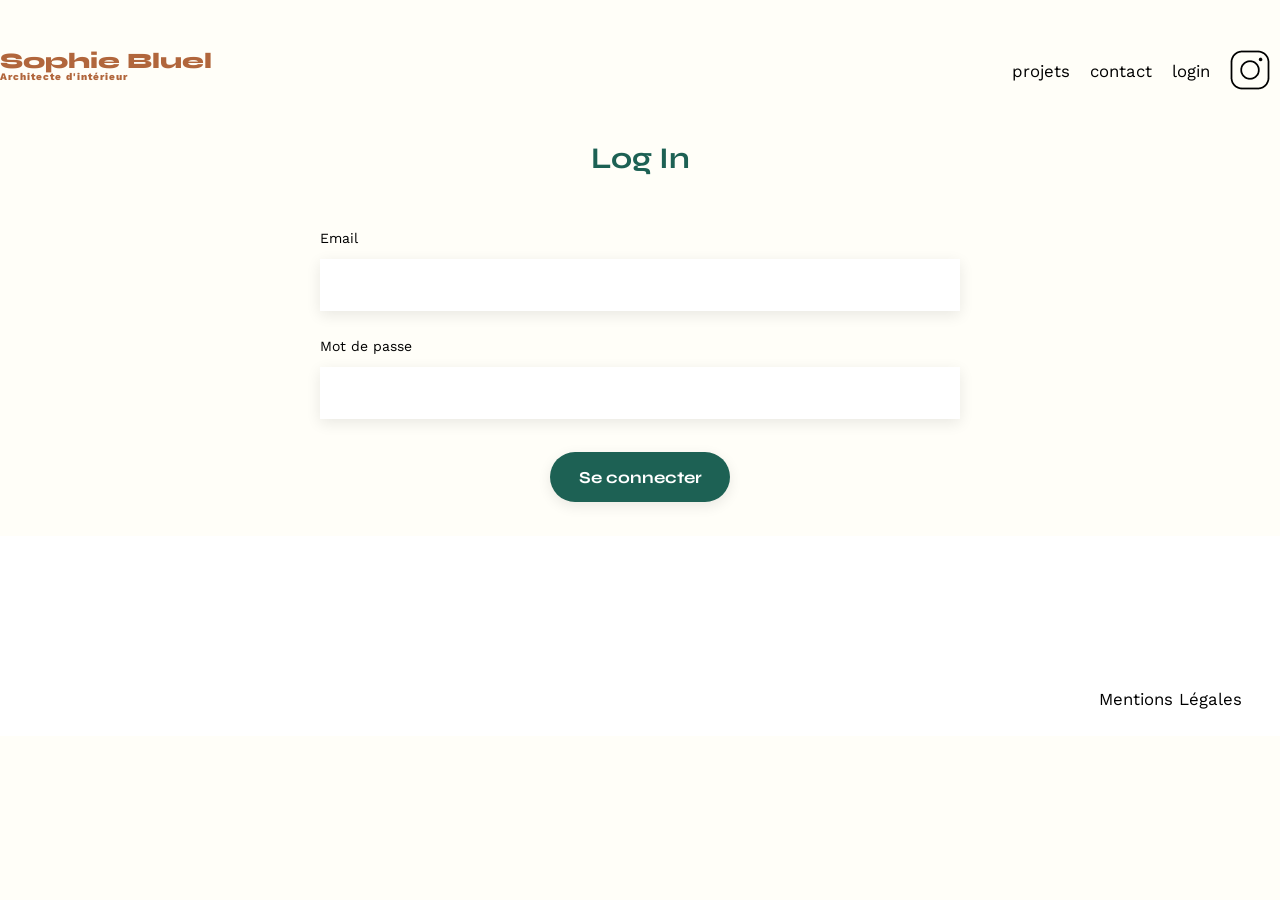
<file: FrontEnd/login.html>
<!DOCTYPE html>
<html lang="fr">
  <head>
    <meta charset="UTF-8" />
    <title>Sophie Bluel - Interface de connexion</title>
    <meta name="viewport" content="width=device-width, initial-scale=1.0" />
    <link rel="preconnect" href="https://fonts.googleapis.com" />
    <link rel="preconnect" href="https://fonts.gstatic.com" crossorigin />
    <link
      href="https://fonts.googleapis.com/css2?family=Syne:wght@700;800&family=Work+Sans&display=swap"
      rel="stylesheet"
    />
    <meta name="description" content="" />
    <link rel="stylesheet" href="./assets/style.css" />
    <script src="login.js"></script>
  </head>
  <body id="bodyLogin">
    <header>
      <h1>Sophie Bluel <span>Architecte d'intérieur</span></h1>
      <nav>
        <ul>
          <li>projets</li>
          <li>contact</li>
          <li>login</li>
          <li><img src="./assets/icons/instagram.png" alt="Instagram" /></li>
        </ul>
      </nav>
    </header>
    <main>
      <section id="contact">
        <h2>Log In</h2>
        <form id="formLogin" action="#" method="post" autocomplete="off">
          <label for="email">Email</label>
          <input type="email" name="email" id="email" required />
          <label for="password">Mot de passe</label>
          <input type="password" name="password" id="password" required />
          <input type="submit" value="Se connecter" />
          <div id="error_message"></div>
        </form>
      </section>
    </main>
    <footer id="footerLogin">
      <nav>
        <ul>
          <li>Mentions Légales</li>
        </ul>
      </nav>
    </footer>
  </body>
</html>
</file>
<file: FrontEnd/assets/style.css>
/* http://meyerweb.com/eric/tools/css/reset/
   v2.0 | 20110126
   License: none (public domain)
*/

html,
body,
div,
span,
applet,
object,
iframe,
h1,
h2,
h3,
h4,
h5,
h6,
p,
blockquote,
pre,
a,
abbr,
acronym,
address,
big,
cite,
code,
del,
dfn,
em,
img,
ins,
kbd,
q,
s,
samp,
small,
strike,
strong,
sub,
sup,
tt,
var,
b,
u,
i,
center,
dl,
dt,
dd,
ol,
ul,
li,
fieldset,
form,
label,
legend,
table,
caption,
tbody,
tfoot,
thead,
tr,
th,
td,
article,
aside,
canvas,
details,
embed,
figure,
figcaption,
footer,
header,
hgroup,
menu,
nav,
output,
ruby,
section,
summary,
time,
mark,
audio,
video {
  margin: 0;
  padding: 0;
  border: 0;
  font-size: 100%;
  font: inherit;
  vertical-align: baseline;
}

a,
a:hover,
a:visited {
  color: inherit;
  text-decoration: none;
}
a:active {
  font-weight: bold;
}

/* HTML5 display-role reset for older browsers */
article,
aside,
details,
figcaption,
figure,
footer,
header,
hgroup,
menu,
nav,
section {
  display: block;
}
body {
  line-height: 1;
}
ol,
ul {
  list-style: none;
}
blockquote,
q {
  quotes: none;
}
blockquote:before,
blockquote:after,
q:before,
q:after {
  content: "";
  content: none;
}
table {
  border-collapse: collapse;
  border-spacing: 0;
}
/** end reset css**/
body {
  font-family: "Work Sans";
  font-size: 14px;
}

.pageContainer {
  max-width: 1140px;
  margin: auto;
}

#bodyLogin {
  background-color: #fffef8;
}

header {
  display: flex;
  justify-content: space-between;
  margin: 50px 0;
}

#editMod {
  display: flex;
  color: white;
  background-color: black;
  height: 59px;
  justify-content: center;
  align-items: center;
  gap: 5px;
}

editButtonContainer {
  display: flex;
  justify-content: center;
  align-items: center;
  gap: 30px;
}

#editButton {
  cursor: pointer;
  color: black;
  font-size: 14px;
  background-color: transparent;
  border-color: transparent;
  padding: 0;
}

section {
  margin: 50px 0;
}

h1 {
  display: flex;
  flex-direction: column;
  font-family: "Syne";
  font-size: 22px;
  font-weight: 800;
  color: #b1663c;
}

h1 > span {
  font-family: "Work Sans";
  font-size: 10px;
  letter-spacing: 0.1em;
}

h2 {
  font-family: "Syne";
  font-weight: 700;
  font-size: 30px;
  color: #1d6154;
}
nav ul {
  display: flex;
  align-items: center;
  list-style-type: none;
}
nav li {
  padding: 0 10px;
  font-size: 1.2em;
}

li:hover {
  color: #b1663c;
}

.d-none {
  display: none !important;
}

#introduction {
  display: flex;
  align-items: center;
}
#introduction figure {
  flex: 1;
}
#introduction img {
  display: block;
  margin: auto;
  width: 80%;
}

#introduction article {
  flex: 1;
}
#introduction h2 {
  margin-bottom: 1em;
}

#introduction p {
  margin-bottom: 0.5em;
}
#portfolio h2 {
  text-align: center;
  margin-bottom: 1em;
}

#headerGallery {
  display: flex;
  justify-content: center;
  gap: 10px;
}

/* STYLE MODAL AJOUTER DES PHOTOS */
.modal {
  position: fixed;
  z-index: 1000;
  left: 0;
  top: 0;
  width: 100%;
  height: 100%;
  overflow: auto;
  background-color: rgb(0, 0, 0);
  background-color: rgba(0, 0, 0, 0.4);
}

.modalWrapper,
.addPhotoWrapper {
  display: flex;
  flex-direction: column;
  justify-content: center;
  align-items: center;
  background-color: #fefefe;
  margin: 15% auto;
  padding: 7%;
  width: 80%;
  max-width: 630px;
  position: relative;
  border-radius: 10px;
  gap: 25px;
}

.modalWrapper h3 {
  margin-top: 0;
  font-size: 26px;
}

.closeModalBtn {
  font-size: 20px;
  cursor: pointer;
  position: absolute;
  top: 10px;
  right: 10px;
}

#previousArrow {
  font-size: 20px;
  cursor: pointer;
  position: absolute;
  top: 10px;
  left: 10px;
}

.addPhotoBtn {
  cursor: pointer;
  background-color: #1d6154;
  color: white;
  width: 280px;
  height: 45px;
}

.cardContainerModal {
  position: relative;
  display: flex;
  flex-wrap: wrap;
  padding: 20px;
  gap: 9px;
}

.cardContainerModal figure {
  position: relative;
  width: calc(20% - 9px);
  box-sizing: border-box;
}

.cardContainerModal img {
  width: 100%;
  height: auto;
  display: block;
  height: 100%;
}

.cardContainerModal .delete-button {
  position: absolute;
  border-radius: 5px;
  background-color: black;
  color: white;
  top: 5px;
  right: 5px;
}

/* STYLE MODAL INPUT AJOUTER PHOTO */

.addPhotoWrapper h3 {
  font-size: 26px;
}

#uploadForm {
  display: flex;
  flex-direction: column;
  width: 80%;
  gap: 10px;
}

#validerBtn {
  cursor: pointer;
  border: none;
  margin-top: 30px;
  color: white;
  background-color: #a7a7a7;
  width: 237px;
  height: 36px;
  transform: translateX(50%);
}

#error_message,
#error_messageSubmit {
  color: red;
  text-align: center;
}

.customFileUploadWrapper {
  width: 100%;
  height: 169px;
  display: flex;
  flex-direction: column;
  justify-content: center;
  align-items: center;
  gap: 5px;
  border-radius: 10px;
  background-color: #e8f1f6;
}

input[type="file"] {
  display: none;
}

/* #thumbnailContainer img {
  max-width: 129px;
  max-height: 169px;
  margin-top: 19px;
} */

.styleLabel {
  font-family: "Work Sans";
  font-weight: 600;
  color: #3d3d3d;
}

.styleInput {
  height: 51px;
  border-radius: 5px;
  border: transparent;
  box-shadow: 0 4px 14px rgba(0, 0, 0, 0.09);
}

.customFileUpload {
  font-family: "Work Sans";
  font-weight: 800;
  font-size: 14px;
  text-align: center;
  color: #306685;
  background-color: #cbd6dc;
  display: flex;
  justify-content: center;
  align-items: center;
  width: 173px;
  height: 36px;
  cursor: pointer;
  border-radius: 40px;
  padding: 0 10px;
}

/* CSS des boutons Filtres */
#filterContainer {
  display: flex;
  justify-content: center;
  margin-bottom: 30px;
  gap: 10px;
}

button {
  font-family: "Syne";
  font-weight: 700;
  font-size: 16px;
  border-radius: 60px;
  border-width: 1px;
  border-color: #1d6154;
  color: #1d6154;
  padding: 5px 10px 5px;
  background-color: white;
}

.button_selected {
  background-color: #1d6154;
  color: white;
}

.gallery {
  width: 100%;
  display: grid;
  grid-template-columns: 1fr 1fr 1fr;
  grid-column-gap: 20px;
  grid-row-gap: 20px;
}

.gallery img {
  width: 100%;
  height: 100%;
}
#contact {
  width: 50%;
  margin: auto;
}
#contact > * {
  text-align: center;
}
#contact h2 {
  margin-bottom: 20px;
}
#contact form {
  text-align: left;
  margin-top: 30px;
  display: flex;
  flex-direction: column;
}

#contact input {
  height: 50px;
  font-size: 1.2em;
  border: none;
  box-shadow: 0px 4px 14px rgba(0, 0, 0, 0.09);
}
#contact label {
  margin: 2em 0 1em 0;
}
#contact textarea {
  border: none;
  box-shadow: 0px 4px 14px rgba(0, 0, 0, 0.09);
}

input[type="submit"] {
  cursor: pointer;
  font-family: "Syne";
  font-weight: 700;
  color: white;
  background-color: #1d6154;
  margin: 2em auto;
  width: 180px;
  text-align: center;
  border-radius: 60px;
}

footer nav ul {
  display: flex;
  justify-content: flex-end;
  margin: 2em;
}

#footerLogin {
  display: flex;
  align-items: flex-end;
  justify-content: flex-end;
  background-color: white;
  height: 200px;
}
</file>
